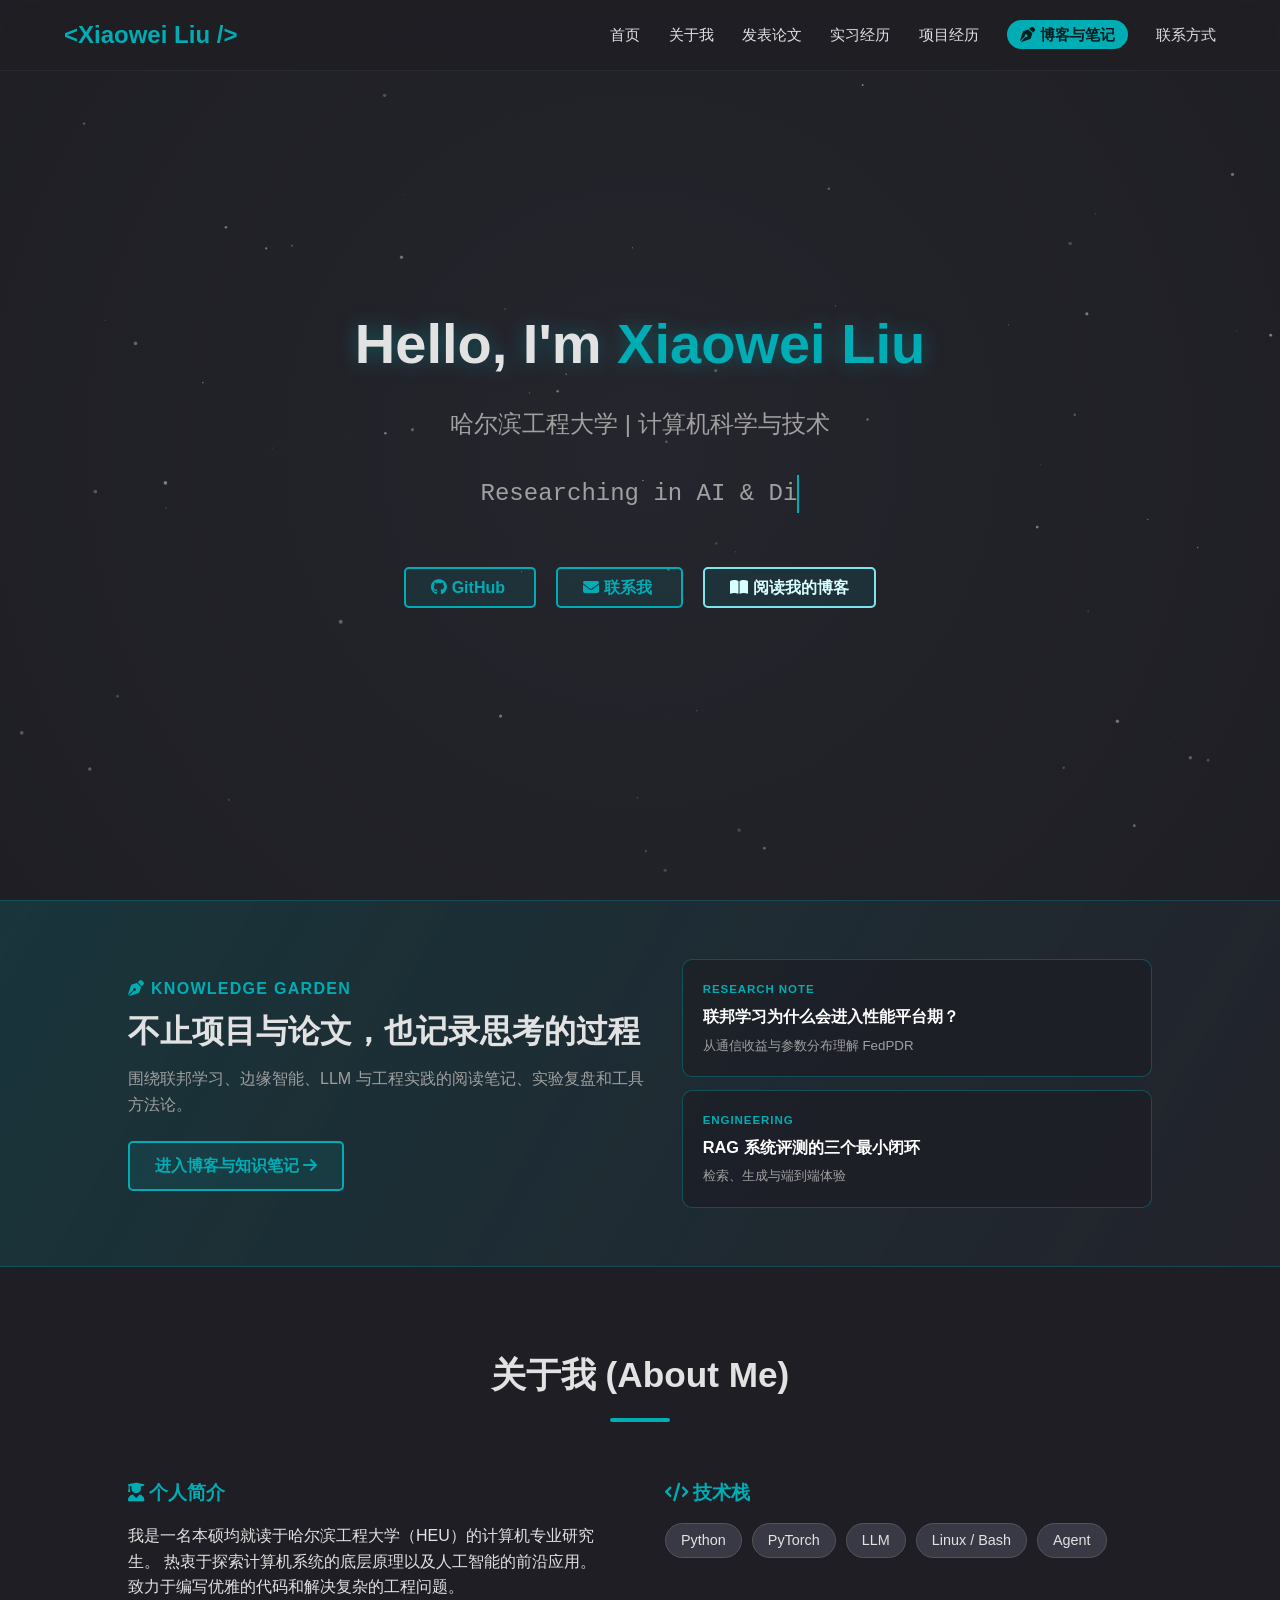
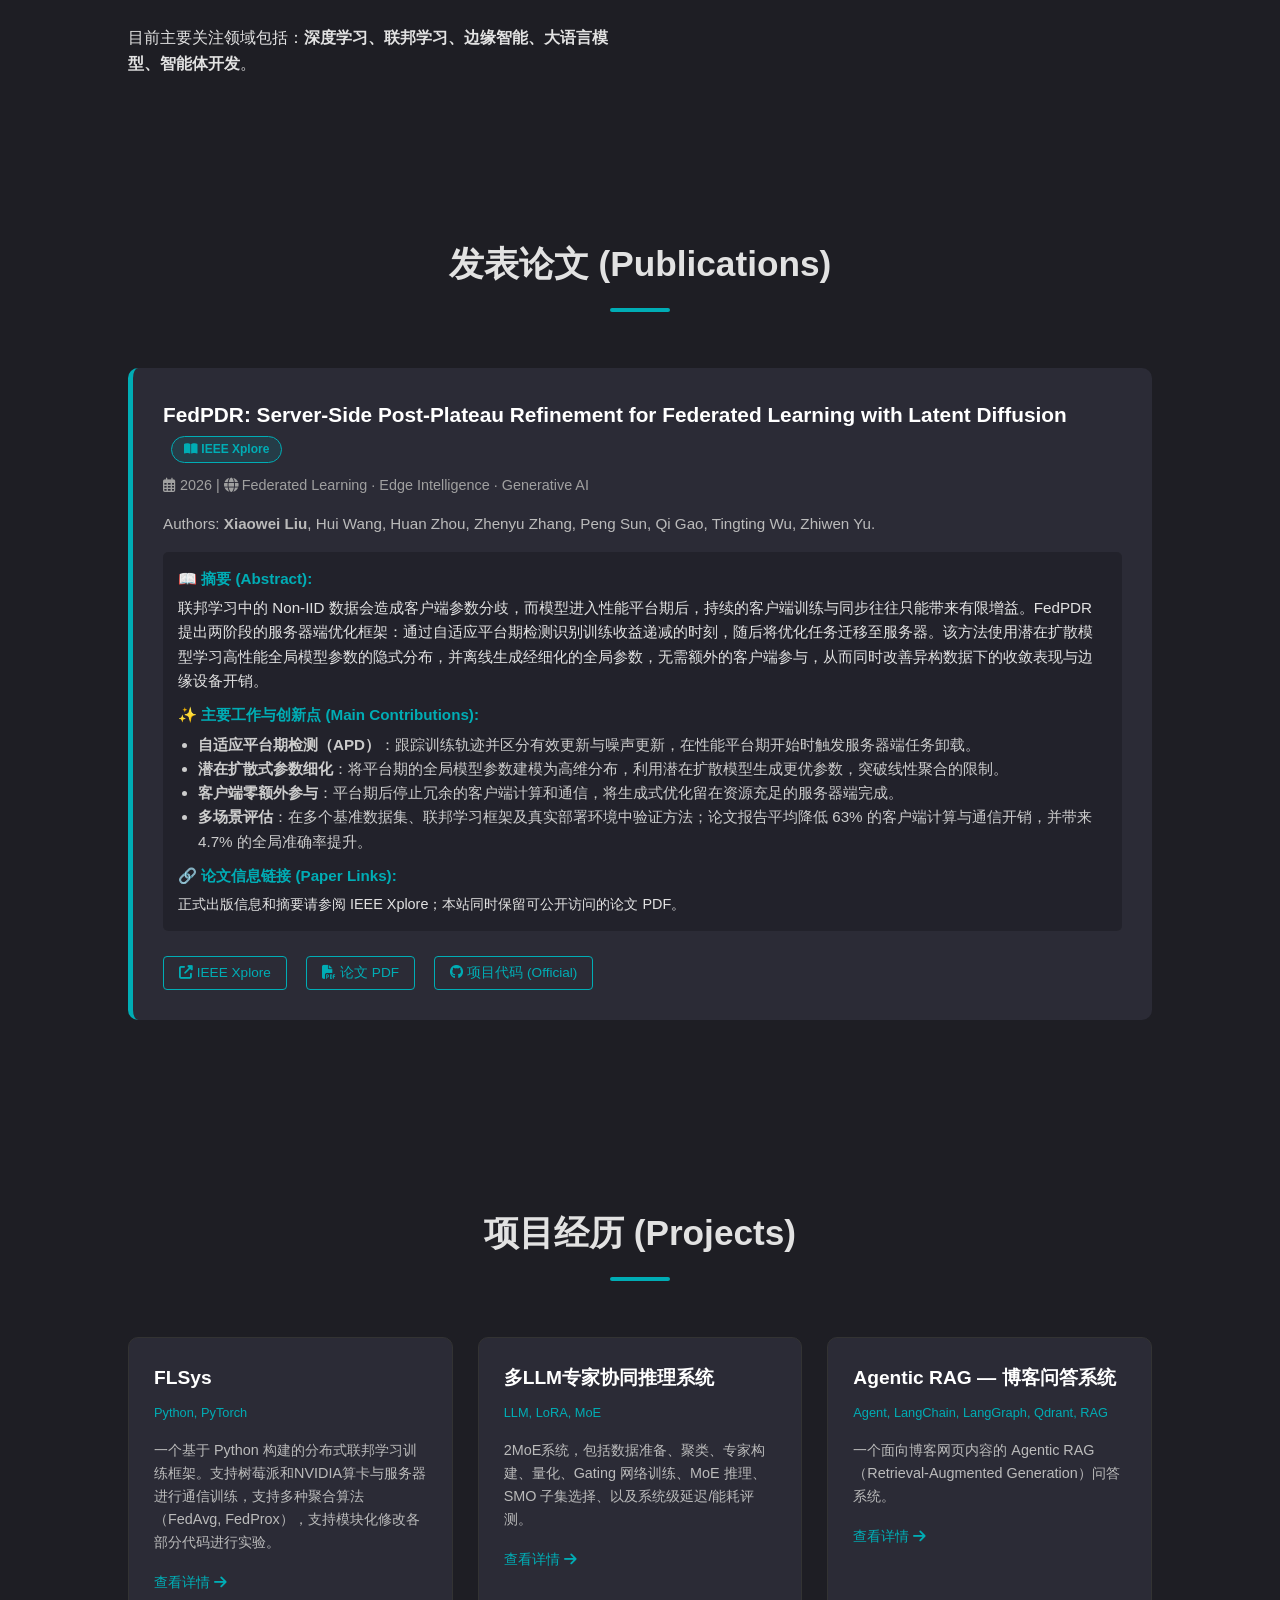
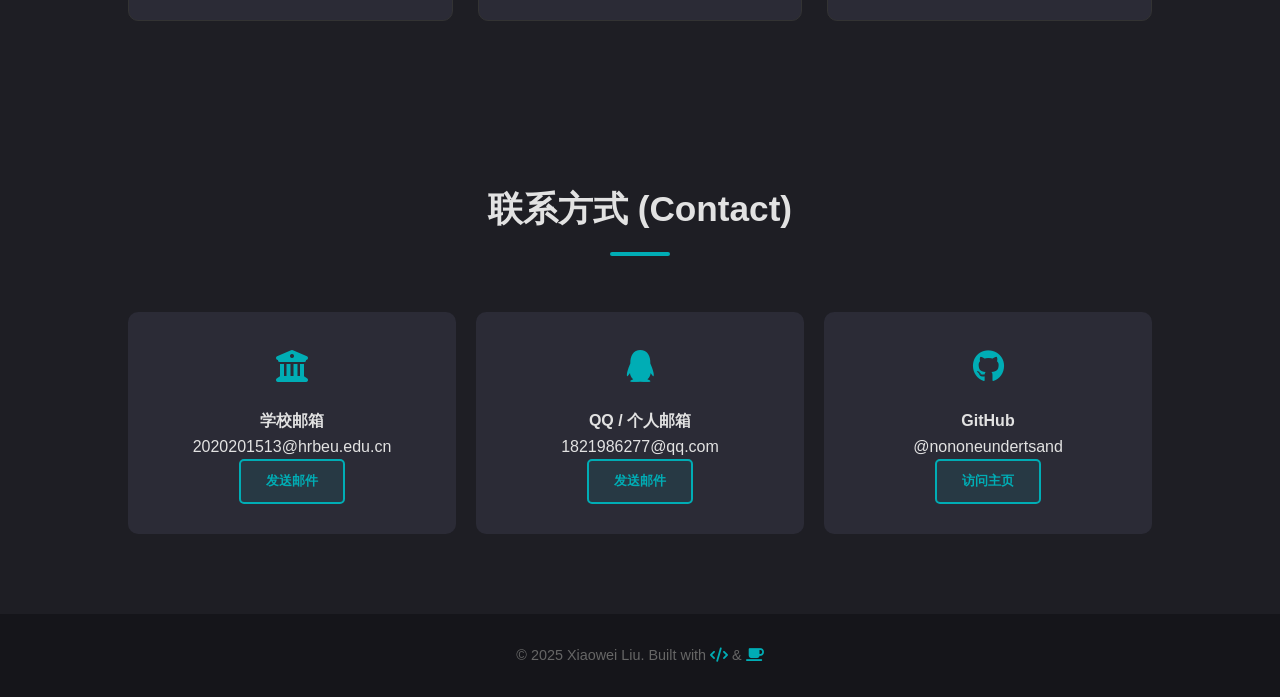
<file: index.html>
﻿<!DOCTYPE html>
<html lang="zh-CN">
<head>
    <meta charset="UTF-8">
    <meta name="viewport" content="width=device-width, initial-scale=1.0">
    <title>Xiaowei Liu | AI Researcher</title>
    <!-- 引入 FontAwesome 图标库 -->
    <link rel="stylesheet" href="https://cdnjs.cloudflare.com/ajax/libs/font-awesome/6.4.0/css/all.min.css">
    <link rel="stylesheet" href="assets/css/styles.css?v=20260909-blog-discovery">
</head>
<body>

    <!-- 背景特效 Canvas -->
    <canvas id="bg-canvas"></canvas>

    <!-- 导航栏 -->
    <nav>
        <div class="logo">&lt;Xiaowei Liu /&gt;</div>
        <div class="nav-links">
            <a href="#home">首页</a>
            <a href="#about">关于我</a>
            <a href="#publications">发表论文</a>
            <a href="#experience">实习经历</a>
            <a href="#projects">项目经历</a>
            <a href="blog/index.html" class="nav-blog-link"><i class="fas fa-pen-nib"></i> 博客与笔记</a>
            <a href="#contact">联系方式</a>
        </div>
    </nav>

    <!-- 首页 Hero -->
    <section id="home" class="hero">
        <h1>Hello, I'm <span class="accent-text">Xiaowei Liu</span></h1>
        <p>哈尔滨工程大学 | 计算机科学与技术</p>
        <p class="typewriter" id="typewriter-text">Researching in AI & Distributed Systems...</p>
        
        <div class="btn-group">
            <a href="https://github.com/nononeundertsand" target="_blank" class="btn">
                <i class="fab fa-github"></i> GitHub
            </a>
            <a href="#contact" class="btn">
                <i class="fas fa-envelope"></i> 联系我
            </a>
            <a href="blog/index.html" class="btn btn-blog">
                <i class="fas fa-book-open"></i> 阅读我的博客
            </a>
        </div>
    </section>

    <!-- 博客入口：紧跟首页首屏，帮助访客快速发现内容 -->
    <section id="blog-preview" class="blog-preview">
        <div class="blog-preview-copy">
            <p class="blog-preview-kicker"><i class="fas fa-pen-nib"></i> Knowledge Garden</p>
            <h2>不止项目与论文，也记录思考的过程</h2>
            <p>围绕联邦学习、边缘智能、LLM 与工程实践的阅读笔记、实验复盘和工具方法论。</p>
            <a href="blog/index.html" class="btn blog-preview-button">进入博客与知识笔记 <i class="fas fa-arrow-right"></i></a>
        </div>
        <div class="blog-preview-posts" aria-label="最新博客主题">
            <a href="blog/posts/federated-learning-plateau.html" class="blog-preview-post">
                <span>RESEARCH NOTE</span>
                <strong>联邦学习为什么会进入性能平台期？</strong>
                <small>从通信收益与参数分布理解 FedPDR</small>
            </a>
            <a href="blog/posts/rag-evaluation.html" class="blog-preview-post">
                <span>ENGINEERING</span>
                <strong>RAG 系统评测的三个最小闭环</strong>
                <small>检索、生成与端到端体验</small>
            </a>
        </div>
    </section>

    <!-- 关于我 -->
    <section id="about">
        <h2 class="section-title">关于我 (About Me)</h2>
        <div class="about-container">
            <div class="info-card">
                <h3><i class="fas fa-user-graduate"></i> 个人简介</h3>
                <p>
                    我是一名本硕均就读于哈尔滨工程大学（HEU）的计算机专业研究生。
                    热衷于探索计算机系统的底层原理以及人工智能的前沿应用。
                    致力于编写优雅的代码和解决复杂的工程问题。
                </p>
                <br>
                <p>目前主要关注领域包括：<b>深度学习、联邦学习、边缘智能、大语言模型、智能体开发</b>。</p>
            </div>
            <div class="info-card">
                <h3><i class="fas fa-code"></i> 技术栈</h3>
                <div class="skills-grid">
                    <span class="skill-tag">Python</span>
                    <span class="skill-tag">PyTorch</span>
                    <span class="skill-tag">LLM</span>
                    <span class="skill-tag">Linux / Bash</span>
                    <span class="skill-tag">Agent</span>
                </div>
            </div>
        </div>
    </section>

    <!-- 发表论文 -->
    <section id="publications">
        <h2 class="section-title">发表论文 (Publications)</h2>
        
        <!-- 论文 1 - FedPDR -->
        <div class="paper-item">
            <div class="paper-title">
                FedPDR: Server-Side Post-Plateau Refinement for Federated Learning with Latent Diffusion
                <span class="conference-badge"><i class="fas fa-book-open"></i> IEEE Xplore</span>
            </div>
            <div class="paper-meta">
                <span><i class="far fa-calendar-alt"></i> 2026</span> | 
                <span><i class="fas fa-globe"></i> Federated Learning · Edge Intelligence · Generative AI</span>
            </div>
            <p class="paper-authors">
                Authors: <b>Xiaowei Liu</b>, Hui Wang, Huan Zhou, Zhenyu Zhang, Peng Sun, Qi Gao, Tingting Wu, Zhiwen Yu.
            </p>
            
            <!-- 摘要与贡献 -->
            <div class="paper-details">
                <span class="detail-label">📖 摘要 (Abstract):</span>
                <p>
                    联邦学习中的 Non-IID 数据会造成客户端参数分歧，而模型进入性能平台期后，持续的客户端训练与同步往往只能带来有限增益。FedPDR 提出两阶段的服务器端优化框架：通过自适应平台期检测识别训练收益递减的时刻，随后将优化任务迁移至服务器。该方法使用潜在扩散模型学习高性能全局模型参数的隐式分布，并离线生成经细化的全局参数，无需额外的客户端参与，从而同时改善异构数据下的收敛表现与边缘设备开销。
                </p>
                <span class="detail-label">✨ 主要工作与创新点 (Main Contributions):</span>
                <ul class="detail-list">
                    <li><strong>自适应平台期检测（APD）</strong>：跟踪训练轨迹并区分有效更新与噪声更新，在性能平台期开始时触发服务器端任务卸载。</li>
                    <li><strong>潜在扩散式参数细化</strong>：将平台期的全局模型参数建模为高维分布，利用潜在扩散模型生成更优参数，突破线性聚合的限制。</li>
                    <li><strong>客户端零额外参与</strong>：平台期后停止冗余的客户端计算和通信，将生成式优化留在资源充足的服务器端完成。</li>
                    <li><strong>多场景评估</strong>：在多个基准数据集、联邦学习框架及真实部署环境中验证方法；论文报告平均降低 63% 的客户端计算与通信开销，并带来 4.7% 的全局准确率提升。</li>
                </ul>
                <span class="detail-label">🔗 论文信息链接 (Paper Links):</span>
                <p class="paper-note">
                    正式出版信息和摘要请参阅 IEEE Xplore；本站同时保留可公开访问的论文 PDF。
                </p>
            </div>

            <div class="paper-links">
                <a href="https://ieeexplore.ieee.org/abstract/document/11661282" target="_blank" rel="noopener noreferrer" id="paper1-ieee-link">
                    <i class="fas fa-external-link-alt"></i> IEEE Xplore
                </a>
                <a href="papers/FedPDR.pdf" target="_blank" rel="noopener noreferrer" id="paper1-pdf-link">
                    <i class="fas fa-file-pdf"></i> 论文 PDF
                </a>
                <a href="https://github.com/nononeundertsand/CFD" target="_blank">
                    <i class="fab fa-github"></i> 项目代码 (Official)
                </a>
                <!-- <a href="https://dl.acm.org/doi/example" target="_blank">
                    <i class="fas fa-quote-right"></i> Cite
                </a> -->
            </div>
        </div>

        <!-- 论文 2 (EdgeAI) 保持原先内容，稍作完善 -->
        <!-- <div class="paper-item">
            <div class="paper-title">EdgeAI: Resource-Efficient Deep Learning on Edge Devices</div>
            <div class="paper-meta">
                <span><i class="far fa-calendar-alt"></i> 2023</span> | 
                <span><i class="fas fa-book"></i> IEEE Internet of Things Journal (IoTJ)</span> |
                <span><i class="fas fa-chart-line"></i> 中科院一区</span>
            </div>
            <p class="paper-authors">
                Authors: Chen Li, <b>Xiaowei Liu</b>, Yuxin Wang
            </p>
            
            <div class="paper-details">
                <span class="detail-label">摘要 (Abstract):</span>
                <p>
                    研究了在计算资源受限的边缘设备上部署深度神经网络的挑战。提出了一种动态剪枝与量化结合的算法。
                </p>
                <span class="detail-label">主要工作 (Main Contributions):</span>
                <ul class="detail-list">
                    <li>开发了自适应比特率量化策略。</li>
                    <li>实现了在 Raspberry Pi 上的实时推理加速，速度提升 2.5 倍。</li>
                </ul>
            </div>

            <div class="paper-links">
                <a href="#" target="_blank"><i class="fas fa-file-pdf"></i> PDF (preprint)</a>
                <a href="#" target="_blank"><i class="fas fa-external-link-alt"></i> Publisher</a>
            </div>
        </div> -->

    </section>

    <!-- 实习经历 -->
    
    <!-- <section id="experience">
        <h2 class="section-title">实习经历 (Experience)</h2>
        <div class="timeline">
            
            
            <div class="timeline-item">
                <div class="timeline-content">
                    <span class="time-badge">2023.06 - 2023.09</span>
                    <h3 class="role-title">算法实习生 (Algorithm Intern)</h3>
                    <div class="company-name">某知名互联网大厂 | 北京</div>
                    <p class="job-desc">
                        负责推荐系统重排阶段的模型优化。
                        <br>- 参与了基于 Transformer 的序列推荐模型开发。
                        <br>- 优化了特征工程流程，使模型 AUC 提升 0.5%。
                        <br>- 编写了自动化评估脚本，提升了团队实验效率。
                    </p>
                </div>
            </div>

            
            <div class="timeline-item">
                <div class="timeline-content">
                    <span class="time-badge">2022.07 - 2022.09</span>
                    <h3 class="role-title">后端开发实习生</h3>
                    <div class="company-name">某初创科技公司 | 上海</div>
                    <p class="job-desc">
                        参与公司核心 SaaS 平台的后端微服务开发。
                        <br>- 使用 Python/Django 构建 RESTful API。
                        <br>- 协助数据库迁移与 Redis 缓存策略设计。
                    </p>
                </div>
            </div>

        </div>
    </section>   -->
    

    <!-- 项目经历 -->
    <section id="projects">
        <h2 class="section-title">项目经历 (Projects)</h2>
        <div class="project-grid">
            
            <div class="project-card">
                <div class="project-content">
                    <h3 class="project-title">FLSys</h3>
                    <div class="tech-stack">Python, PyTorch</div>
                    <p class="project-desc">
                        一个基于 Python 构建的分布式联邦学习训练框架。支持树莓派和NVIDIA算卡与服务器进行通信训练，支持多种聚合算法（FedAvg, FedProx），支持模块化修改各部分代码进行实验。
                    </p>
                    <a href="https://github.com/nononeundertsand/FLsys" class="text-link">查看详情 <i class="fas fa-arrow-right"></i></a>
                </div>
            </div>

            <div class="project-card">
                <div class="project-content">
                    <h3 class="project-title">多LLM专家协同推理系统</h3>
                    <div class="tech-stack">LLM, LoRA, MoE</div>
                    <p class="project-desc">
                        2MoE系统，包括数据准备、聚类、专家构建、量化、Gating 网络训练、MoE 推理、SMO 子集选择、以及系统级延迟/能耗评测。
                    </p>
                    <a href="https://github.com/nononeundertsand/2MOE" class="text-link">查看详情 <i class="fas fa-arrow-right"></i></a>
                </div>
            </div>

            <div class="project-card">
                <div class="project-content">
                    <h3 class="project-title">Agentic RAG — 博客问答系统</h3>
                    <div class="tech-stack">Agent, LangChain, LangGraph, Qdrant, RAG</div>
                    <p class="project-desc">
                        一个面向博客网页内容的 Agentic RAG（Retrieval-Augmented Generation）问答系统。
                    </p>
                    <a href="https://github.com/nononeundertsand/Agent_RAG" class="text-link">查看详情 <i class="fas fa-arrow-right"></i></a>
                </div>
            </div>

        </div>
    </section>

    <!-- 联系方式 -->
    <section id="contact">
        <h2 class="section-title">联系方式 (Contact)</h2>
        <div class="contact-grid">
            <div class="contact-card">
                <div class="contact-icon"><i class="fas fa-university"></i></div>
                <h4>学校邮箱</h4>
                <p>2020201513@hrbeu.edu.cn</p>
                <a href="mailto:2020201513@hrbeu.edu.cn" class="btn contact-button">发送邮件</a>
            </div>
            <div class="contact-card">
                <div class="contact-icon"><i class="fab fa-qq"></i></div>
                <h4>QQ / 个人邮箱</h4>
                <p>1821986277@qq.com</p>
                <a href="mailto:1821986277@qq.com" class="btn contact-button">发送邮件</a>
            </div>
            <div class="contact-card">
                <div class="contact-icon"><i class="fab fa-github"></i></div>
                <h4>GitHub</h4>
                <p>@nononeundertsand</p>
                <a href="https://github.com/nononeundertsand" target="_blank" class="btn contact-button">访问主页</a>
            </div>
        </div>
    </section>

    <footer>
        <p>&copy; 2025 Xiaowei Liu. Built with <i class="fas fa-code accent-text"></i> & <i class="fas fa-coffee accent-text"></i></p>
    </footer>

    <!-- 脚本区域: 打字机 + Canvas 粒子连线特效，以及PDF链接确保可跳转 -->
    <script src="assets/js/main.js" defer></script>
</body>
</html>
</file>
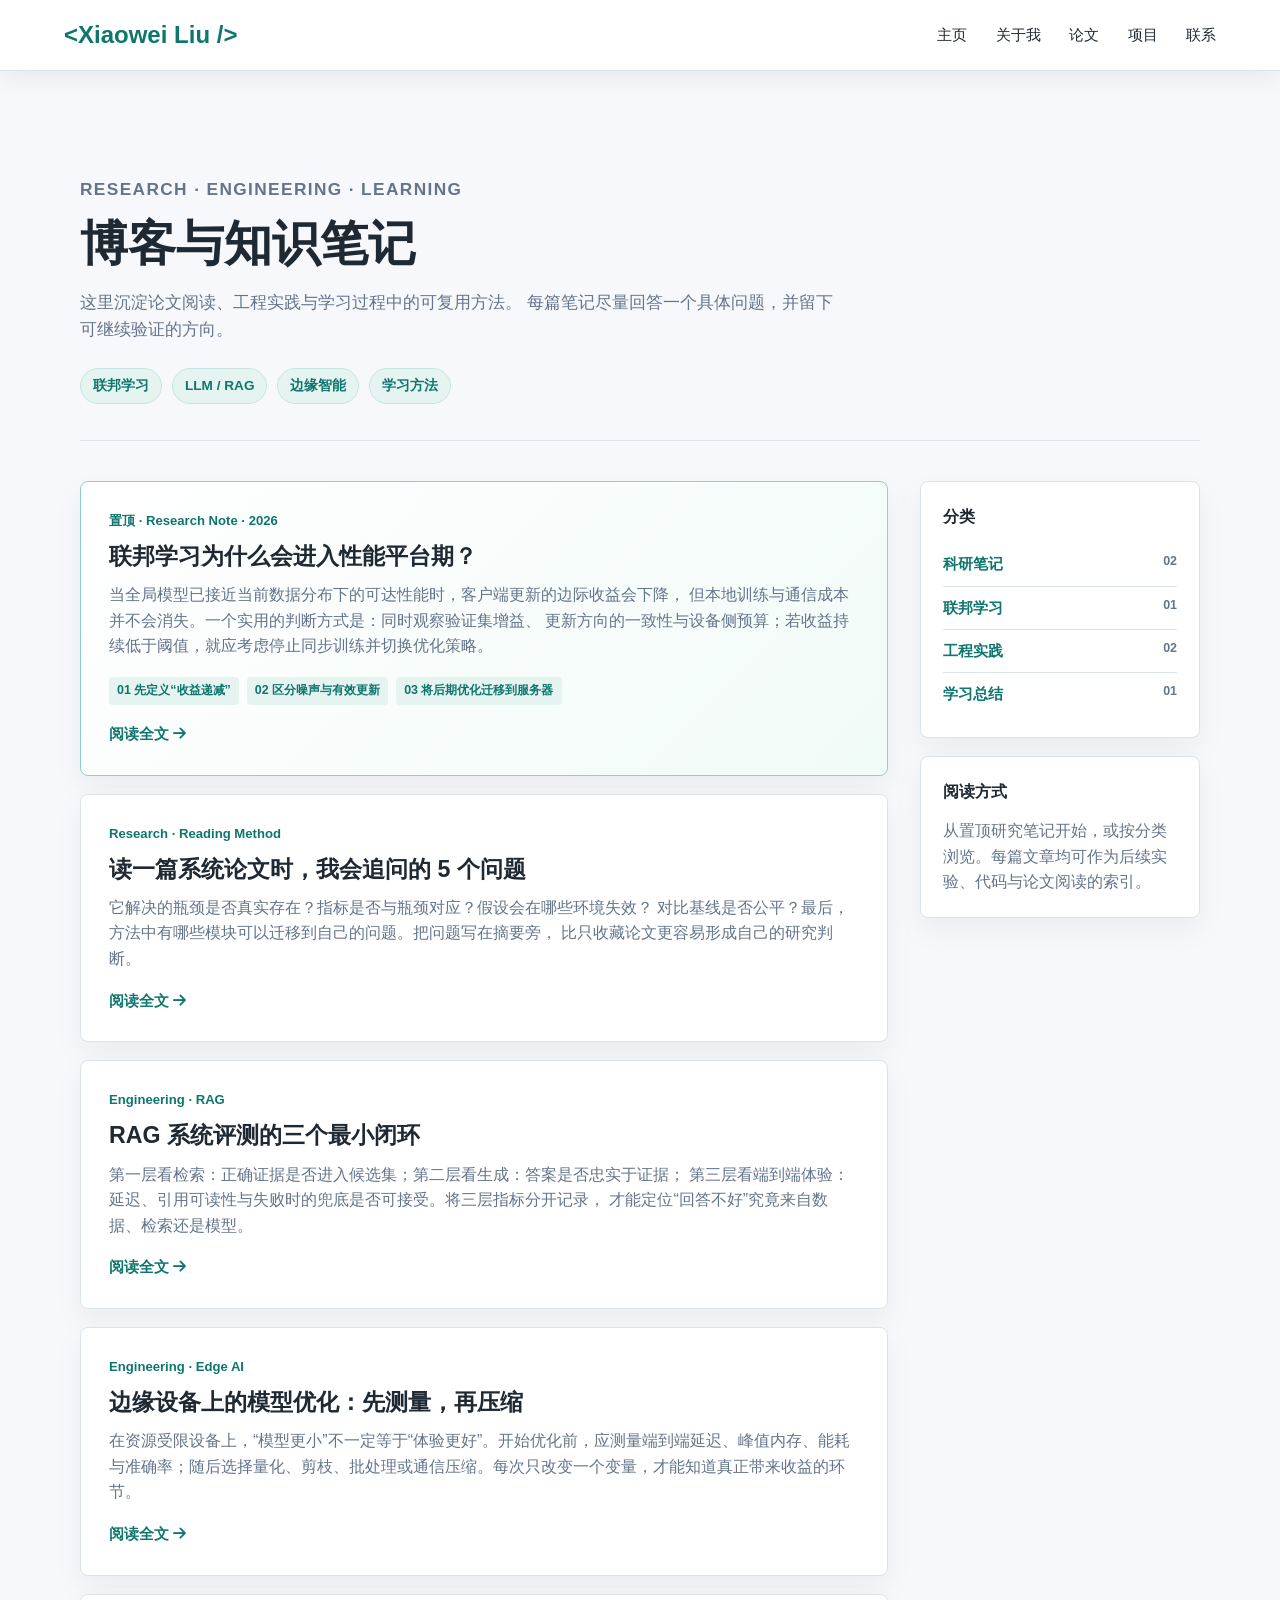
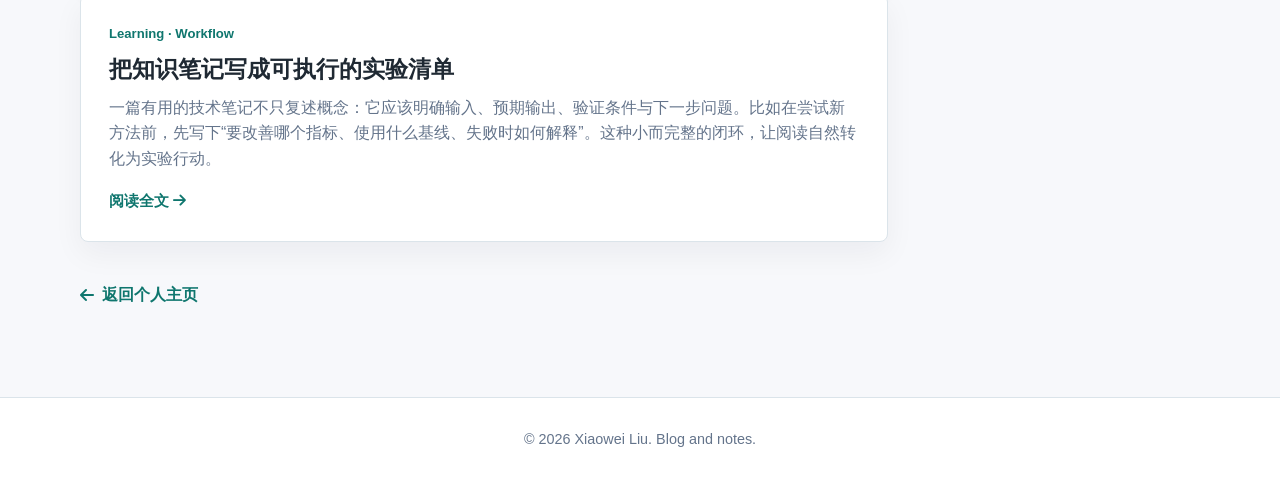
<file: blog/index.html>
﻿<!DOCTYPE html>
<html lang="zh-CN">
<head>
    <meta charset="UTF-8">
    <meta name="viewport" content="width=device-width, initial-scale=1.0">
    <title>Blog | Xiaowei Liu</title>
    <link rel="stylesheet" href="https://cdnjs.cloudflare.com/ajax/libs/font-awesome/6.4.0/css/all.min.css">
    <link rel="stylesheet" href="../assets/css/styles.css?v=20260909-blog-discovery">
</head>
<body class="blog-page">

    <nav>
        <div class="logo">&lt;Xiaowei Liu /&gt;</div>
        <div class="nav-links">
            <a href="../index.html?v=20260510-blog-light#home">主页</a>
            <a href="../index.html?v=20260510-blog-light#about">关于我</a>
            <a href="../index.html?v=20260510-blog-light#publications">论文</a>
            <a href="../index.html?v=20260510-blog-light#projects">项目</a>
            <a href="../index.html?v=20260510-blog-light#contact">联系</a>
        </div>
    </nav>

    <main class="blog-shell">
        <section class="blog-header">
            <p class="blog-kicker">Research · Engineering · Learning</p>
            <h1>博客与知识笔记</h1>
            <p>
                这里沉淀论文阅读、工程实践与学习过程中的可复用方法。
                每篇笔记尽量回答一个具体问题，并留下可继续验证的方向。
            </p>
            <div class="blog-topic-pills" aria-label="博客主题">
                <a href="posts/federated-learning-plateau.html">联邦学习</a>
                <a href="posts/rag-evaluation.html">LLM / RAG</a>
                <a href="posts/edge-ai-optimization.html">边缘智能</a>
                <a href="posts/experiment-notes.html">学习方法</a>
            </div>
        </section>

        <section class="blog-layout">
            <div class="post-list" aria-label="文章列表">
                <article class="post-card featured-post" data-href="posts/federated-learning-plateau.html" tabindex="0" role="link">
                    <div class="post-meta">置顶 · Research Note · 2026</div>
                    <h2>联邦学习为什么会进入性能平台期？</h2>
                    <p>
                        当全局模型已接近当前数据分布下的可达性能时，客户端更新的边际收益会下降，
                        但本地训练与通信成本并不会消失。一个实用的判断方式是：同时观察验证集增益、
                        更新方向的一致性与设备侧预算；若收益持续低于阈值，就应考虑停止同步训练并切换优化策略。
                    </p>
                    <div class="post-takeaways">
                        <span>01 先定义“收益递减”</span>
                        <span>02 区分噪声与有效更新</span>
                        <span>03 将后期优化迁移到服务器</span>
                    </div>
                    <a href="posts/federated-learning-plateau.html" class="post-link">阅读全文 <i class="fas fa-arrow-right"></i></a>
                </article>

                <article class="post-card" data-href="posts/paper-reading-framework.html" tabindex="0" role="link">
                    <div class="post-meta">Research · Reading Method</div>
                    <h2>读一篇系统论文时，我会追问的 5 个问题</h2>
                    <p>
                        它解决的瓶颈是否真实存在？指标是否与瓶颈对应？假设会在哪些环境失效？
                        对比基线是否公平？最后，方法中有哪些模块可以迁移到自己的问题。把问题写在摘要旁，
                        比只收藏论文更容易形成自己的研究判断。
                    </p>
                    <a href="posts/paper-reading-framework.html" class="post-link">阅读全文 <i class="fas fa-arrow-right"></i></a>
                </article>

                <article class="post-card" data-href="posts/rag-evaluation.html" tabindex="0" role="link">
                    <div class="post-meta">Engineering · RAG</div>
                    <h2>RAG 系统评测的三个最小闭环</h2>
                    <p>
                        第一层看检索：正确证据是否进入候选集；第二层看生成：答案是否忠实于证据；
                        第三层看端到端体验：延迟、引用可读性与失败时的兜底是否可接受。将三层指标分开记录，
                        才能定位“回答不好”究竟来自数据、检索还是模型。
                    </p>
                    <a href="posts/rag-evaluation.html" class="post-link">阅读全文 <i class="fas fa-arrow-right"></i></a>
                </article>

                <article class="post-card" data-href="posts/edge-ai-optimization.html" tabindex="0" role="link">
                    <div class="post-meta">Engineering · Edge AI</div>
                    <h2>边缘设备上的模型优化：先测量，再压缩</h2>
                    <p>在资源受限设备上，“模型更小”不一定等于“体验更好”。开始优化前，应测量端到端延迟、峰值内存、能耗与准确率；随后选择量化、剪枝、批处理或通信压缩。每次只改变一个变量，才能知道真正带来收益的环节。</p>
                    <a href="posts/edge-ai-optimization.html" class="post-link">阅读全文 <i class="fas fa-arrow-right"></i></a>
                </article>

                <article class="post-card" data-href="posts/experiment-notes.html" tabindex="0" role="link">
                    <div class="post-meta">Learning · Workflow</div>
                    <h2>把知识笔记写成可执行的实验清单</h2>
                    <p>一篇有用的技术笔记不只复述概念：它应该明确输入、预期输出、验证条件与下一步问题。比如在尝试新方法前，先写下“要改善哪个指标、使用什么基线、失败时如何解释”。这种小而完整的闭环，让阅读自然转化为实验行动。</p>
                    <a href="posts/experiment-notes.html" class="post-link">阅读全文 <i class="fas fa-arrow-right"></i></a>
                </article>
            </div>

            <aside class="blog-sidebar" aria-label="博客分类">
                <div class="sidebar-block">
                    <h2>分类</h2>
                    <a href="posts/paper-reading-framework.html">科研笔记 <span>02</span></a>
                    <a href="posts/federated-learning-plateau.html">联邦学习 <span>01</span></a>
                    <a href="posts/rag-evaluation.html">工程实践 <span>02</span></a>
                    <a href="posts/experiment-notes.html">学习总结 <span>01</span></a>
                </div>

                <div class="sidebar-block">
                    <h2>阅读方式</h2>
                    <p>
                        从置顶研究笔记开始，或按分类浏览。每篇文章均可作为后续实验、代码与论文阅读的索引。
                    </p>
                </div>
            </aside>
        </section>

        <section class="blog-back">
            <a href="../index.html?v=20260510-blog-light#home" class="back-home">
                <i class="fas fa-arrow-left"></i> 返回个人主页
            </a>
        </section>
    </main>

    <footer class="blog-footer">
        <p>&copy; 2026 Xiaowei Liu. Blog and notes.</p>
    </footer>
    <script>
        document.querySelectorAll('.post-card[data-href]').forEach((card) => {
            const openPost = () => { window.location.href = card.dataset.href; };
            card.addEventListener('click', (event) => {
                if (!event.target.closest('a')) openPost();
            });
            card.addEventListener('keydown', (event) => {
                if (event.key === 'Enter' || event.key === ' ') {
                    event.preventDefault();
                    openPost();
                }
            });
        });
    </script>
</body>
</html>
</file>
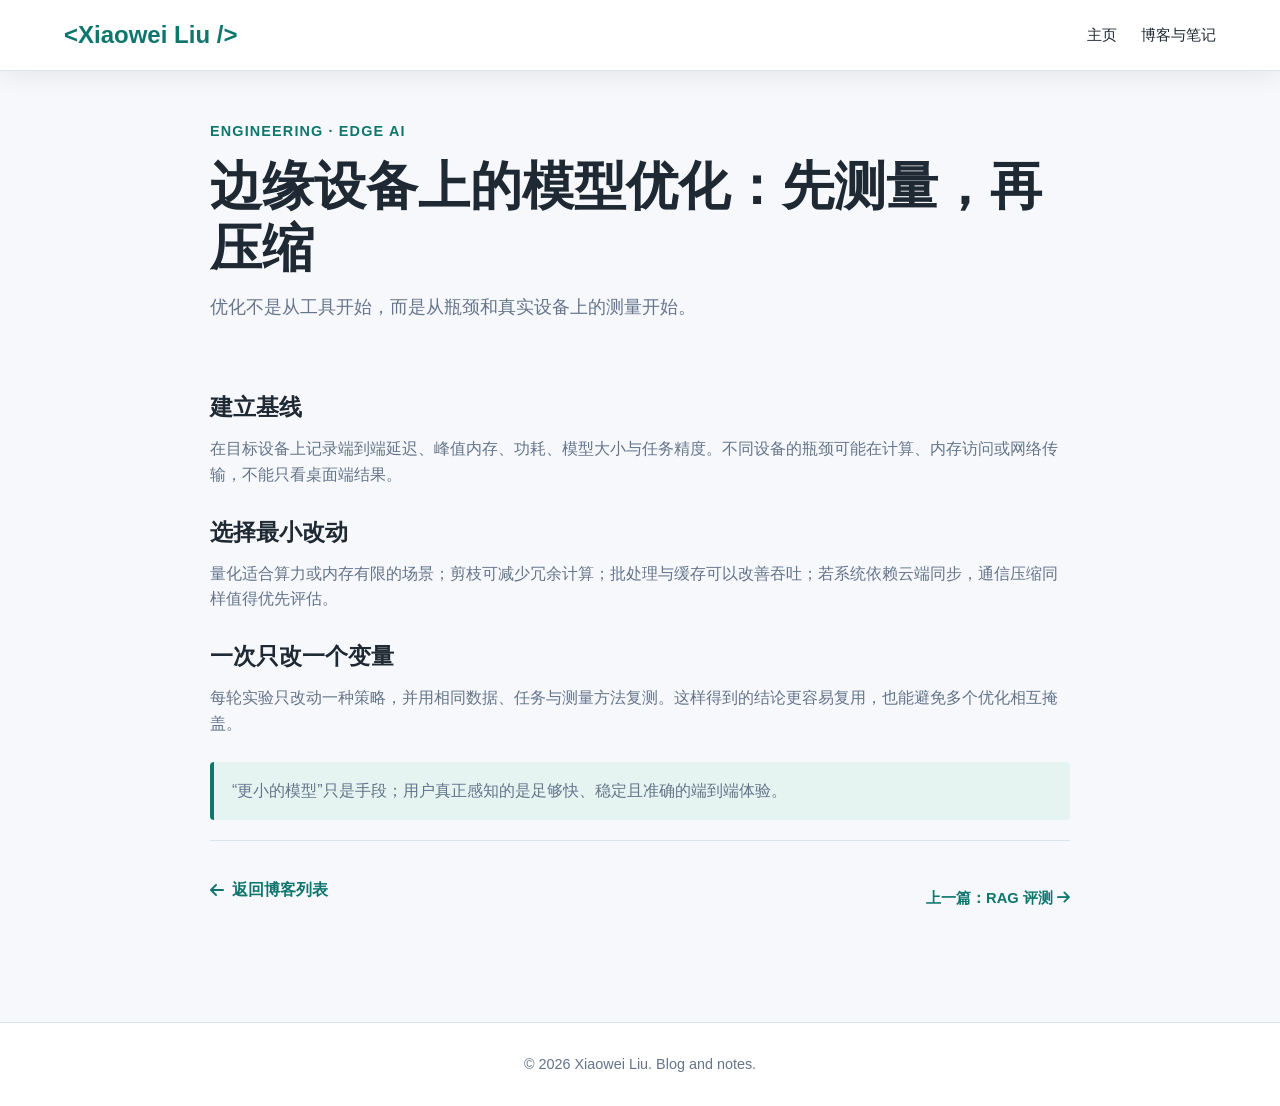
<file: blog/posts/edge-ai-optimization.html>
<!DOCTYPE html>
<html lang="zh-CN"><head><meta charset="UTF-8"><meta name="viewport" content="width=device-width, initial-scale=1.0"><title>边缘设备上的模型优化 | Xiaowei Liu</title><link rel="stylesheet" href="https://cdnjs.cloudflare.com/ajax/libs/font-awesome/6.4.0/css/all.min.css"><link rel="stylesheet" href="../../assets/css/styles.css?v=20260909-blog-posts"></head>
<body class="blog-page"><nav><div class="logo">&lt;Xiaowei Liu /&gt;</div><div class="nav-links"><a href="../../index.html">主页</a><a href="../index.html">博客与笔记</a></div></nav><main class="blog-shell article-shell"><header class="article-header"><p class="blog-kicker">Engineering · Edge AI</p><h1>边缘设备上的模型优化：先测量，再压缩</h1><p class="article-lead">优化不是从工具开始，而是从瓶颈和真实设备上的测量开始。</p></header>
<article class="article-content"><section><h2>建立基线</h2><p>在目标设备上记录端到端延迟、峰值内存、功耗、模型大小与任务精度。不同设备的瓶颈可能在计算、内存访问或网络传输，不能只看桌面端结果。</p></section><section><h2>选择最小改动</h2><p>量化适合算力或内存有限的场景；剪枝可减少冗余计算；批处理与缓存可以改善吞吐；若系统依赖云端同步，通信压缩同样值得优先评估。</p></section><section><h2>一次只改一个变量</h2><p>每轮实验只改动一种策略，并用相同数据、任务与测量方法复测。这样得到的结论更容易复用，也能避免多个优化相互掩盖。</p></section><p class="article-callout">“更小的模型”只是手段；用户真正感知的是足够快、稳定且准确的端到端体验。</p></article><div class="article-links"><a class="back-home" href="../index.html"><i class="fas fa-arrow-left"></i> 返回博客列表</a><a class="post-link" href="rag-evaluation.html">上一篇：RAG 评测 <i class="fas fa-arrow-right"></i></a></div></main><footer class="blog-footer"><p>&copy; 2026 Xiaowei Liu. Blog and notes.</p></footer></body></html>
</file>
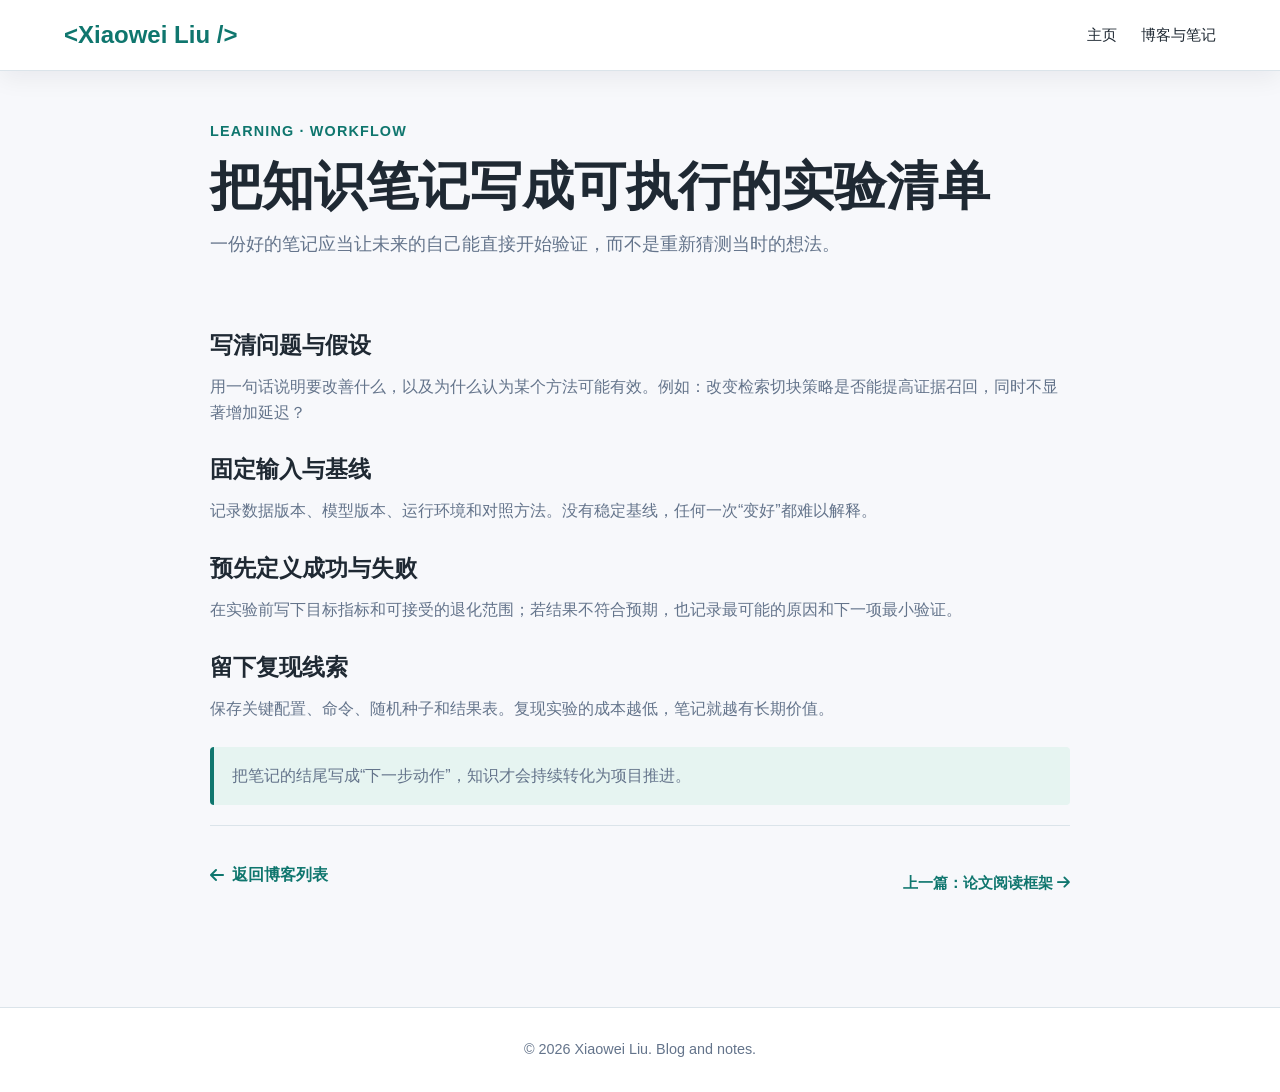
<file: blog/posts/experiment-notes.html>
<!DOCTYPE html>
<html lang="zh-CN"><head><meta charset="UTF-8"><meta name="viewport" content="width=device-width, initial-scale=1.0"><title>把知识笔记写成实验清单 | Xiaowei Liu</title><link rel="stylesheet" href="https://cdnjs.cloudflare.com/ajax/libs/font-awesome/6.4.0/css/all.min.css"><link rel="stylesheet" href="../../assets/css/styles.css?v=20260909-blog-posts"></head>
<body class="blog-page"><nav><div class="logo">&lt;Xiaowei Liu /&gt;</div><div class="nav-links"><a href="../../index.html">主页</a><a href="../index.html">博客与笔记</a></div></nav><main class="blog-shell article-shell"><header class="article-header"><p class="blog-kicker">Learning · Workflow</p><h1>把知识笔记写成可执行的实验清单</h1><p class="article-lead">一份好的笔记应当让未来的自己能直接开始验证，而不是重新猜测当时的想法。</p></header>
<article class="article-content"><section><h2>写清问题与假设</h2><p>用一句话说明要改善什么，以及为什么认为某个方法可能有效。例如：改变检索切块策略是否能提高证据召回，同时不显著增加延迟？</p></section><section><h2>固定输入与基线</h2><p>记录数据版本、模型版本、运行环境和对照方法。没有稳定基线，任何一次“变好”都难以解释。</p></section><section><h2>预先定义成功与失败</h2><p>在实验前写下目标指标和可接受的退化范围；若结果不符合预期，也记录最可能的原因和下一项最小验证。</p></section><section><h2>留下复现线索</h2><p>保存关键配置、命令、随机种子和结果表。复现实验的成本越低，笔记就越有长期价值。</p></section><p class="article-callout">把笔记的结尾写成“下一步动作”，知识才会持续转化为项目推进。</p></article><div class="article-links"><a class="back-home" href="../index.html"><i class="fas fa-arrow-left"></i> 返回博客列表</a><a class="post-link" href="paper-reading-framework.html">上一篇：论文阅读框架 <i class="fas fa-arrow-right"></i></a></div></main><footer class="blog-footer"><p>&copy; 2026 Xiaowei Liu. Blog and notes.</p></footer></body></html>
</file>
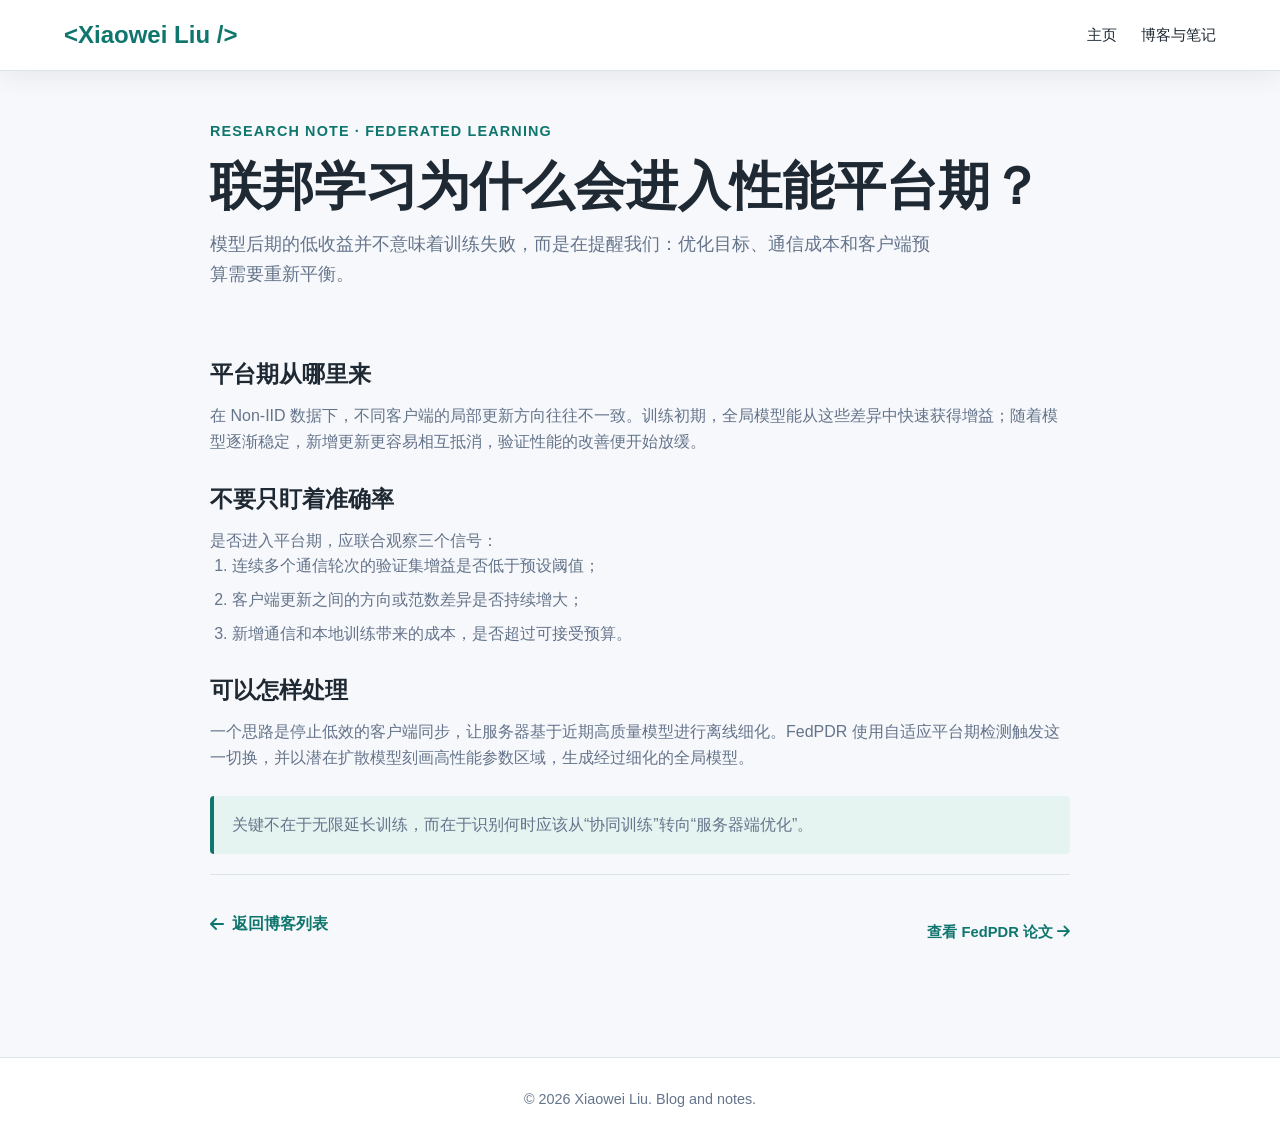
<file: blog/posts/federated-learning-plateau.html>
<!DOCTYPE html>
<html lang="zh-CN">
<head><meta charset="UTF-8"><meta name="viewport" content="width=device-width, initial-scale=1.0"><title>联邦学习为什么会进入性能平台期？ | Xiaowei Liu</title><link rel="stylesheet" href="https://cdnjs.cloudflare.com/ajax/libs/font-awesome/6.4.0/css/all.min.css"><link rel="stylesheet" href="../../assets/css/styles.css?v=20260909-blog-posts"></head>
<body class="blog-page"><nav><div class="logo">&lt;Xiaowei Liu /&gt;</div><div class="nav-links"><a href="../../index.html">主页</a><a href="../index.html">博客与笔记</a></div></nav>
<main class="blog-shell article-shell"><header class="article-header"><p class="blog-kicker">Research Note · Federated Learning</p><h1>联邦学习为什么会进入性能平台期？</h1><p class="article-lead">模型后期的低收益并不意味着训练失败，而是在提醒我们：优化目标、通信成本和客户端预算需要重新平衡。</p></header>
<article class="article-content"><section><h2>平台期从哪里来</h2><p>在 Non-IID 数据下，不同客户端的局部更新方向往往不一致。训练初期，全局模型能从这些差异中快速获得增益；随着模型逐渐稳定，新增更新更容易相互抵消，验证性能的改善便开始放缓。</p></section><section><h2>不要只盯着准确率</h2><p>是否进入平台期，应联合观察三个信号：</p><ol><li>连续多个通信轮次的验证集增益是否低于预设阈值；</li><li>客户端更新之间的方向或范数差异是否持续增大；</li><li>新增通信和本地训练带来的成本，是否超过可接受预算。</li></ol></section><section><h2>可以怎样处理</h2><p>一个思路是停止低效的客户端同步，让服务器基于近期高质量模型进行离线细化。FedPDR 使用自适应平台期检测触发这一切换，并以潜在扩散模型刻画高性能参数区域，生成经过细化的全局模型。</p></section><p class="article-callout">关键不在于无限延长训练，而在于识别何时应该从“协同训练”转向“服务器端优化”。</p></article>
<div class="article-links"><a class="back-home" href="../index.html"><i class="fas fa-arrow-left"></i> 返回博客列表</a><a class="post-link" href="../../index.html#publications">查看 FedPDR 论文 <i class="fas fa-arrow-right"></i></a></div></main><footer class="blog-footer"><p>&copy; 2026 Xiaowei Liu. Blog and notes.</p></footer></body></html>
</file>
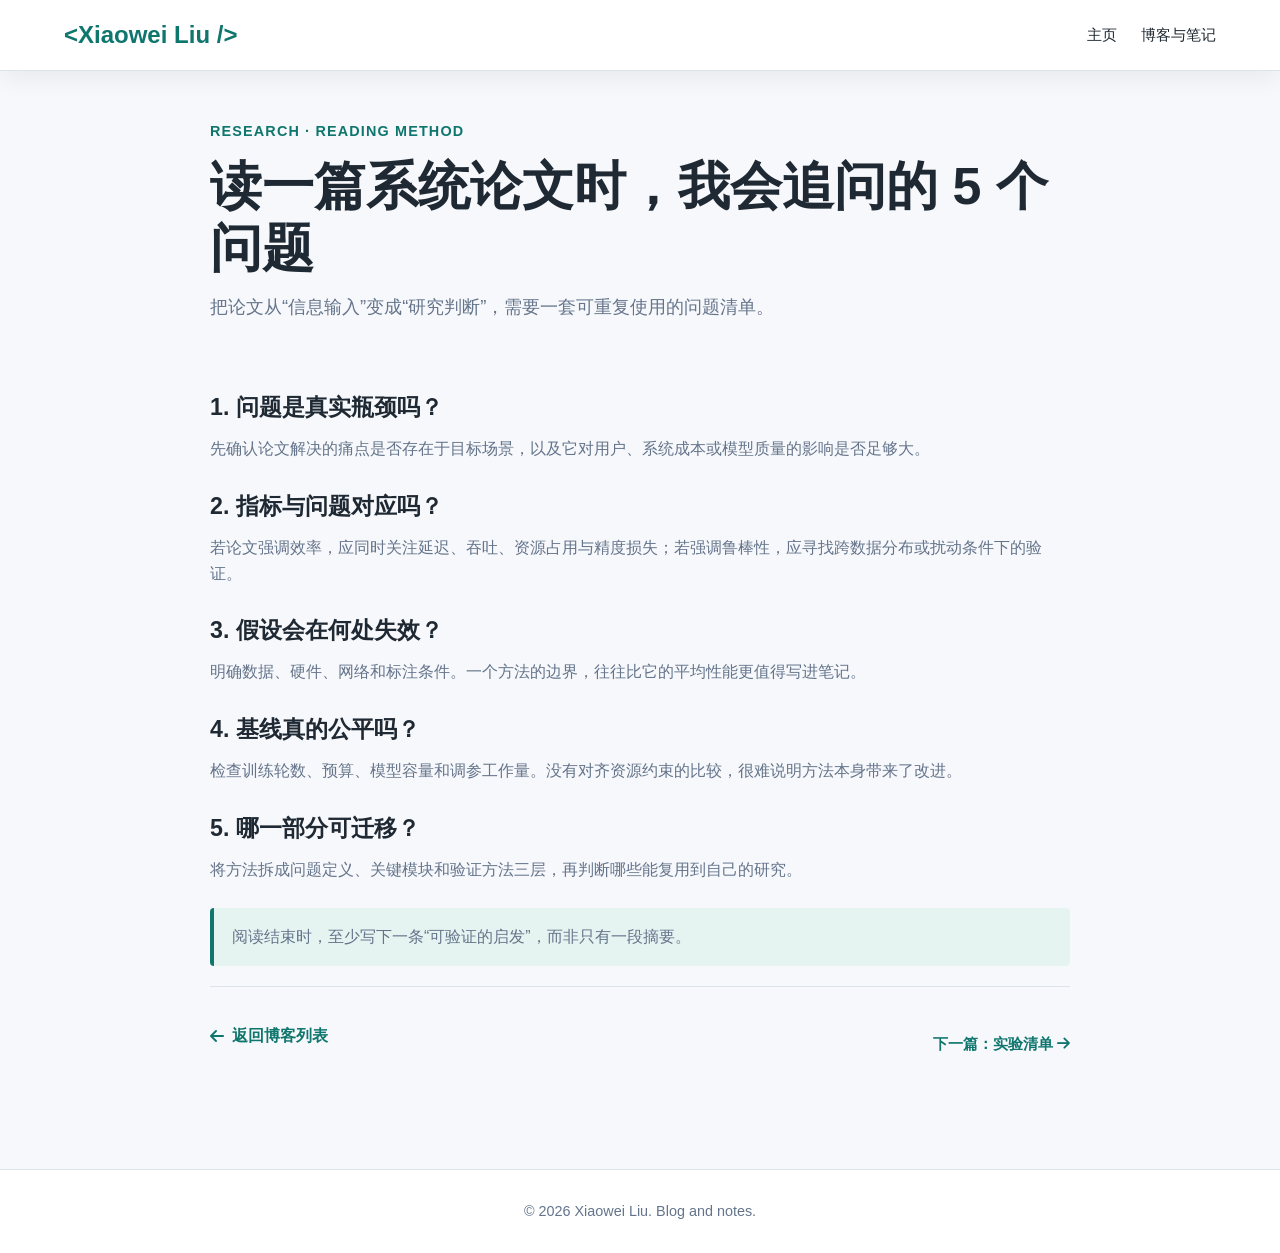
<file: blog/posts/paper-reading-framework.html>
<!DOCTYPE html>
<html lang="zh-CN"><head><meta charset="UTF-8"><meta name="viewport" content="width=device-width, initial-scale=1.0"><title>系统论文阅读框架 | Xiaowei Liu</title><link rel="stylesheet" href="https://cdnjs.cloudflare.com/ajax/libs/font-awesome/6.4.0/css/all.min.css"><link rel="stylesheet" href="../../assets/css/styles.css?v=20260909-blog-posts"></head>
<body class="blog-page"><nav><div class="logo">&lt;Xiaowei Liu /&gt;</div><div class="nav-links"><a href="../../index.html">主页</a><a href="../index.html">博客与笔记</a></div></nav><main class="blog-shell article-shell"><header class="article-header"><p class="blog-kicker">Research · Reading Method</p><h1>读一篇系统论文时，我会追问的 5 个问题</h1><p class="article-lead">把论文从“信息输入”变成“研究判断”，需要一套可重复使用的问题清单。</p></header>
<article class="article-content"><section><h2>1. 问题是真实瓶颈吗？</h2><p>先确认论文解决的痛点是否存在于目标场景，以及它对用户、系统成本或模型质量的影响是否足够大。</p></section><section><h2>2. 指标与问题对应吗？</h2><p>若论文强调效率，应同时关注延迟、吞吐、资源占用与精度损失；若强调鲁棒性，应寻找跨数据分布或扰动条件下的验证。</p></section><section><h2>3. 假设会在何处失效？</h2><p>明确数据、硬件、网络和标注条件。一个方法的边界，往往比它的平均性能更值得写进笔记。</p></section><section><h2>4. 基线真的公平吗？</h2><p>检查训练轮数、预算、模型容量和调参工作量。没有对齐资源约束的比较，很难说明方法本身带来了改进。</p></section><section><h2>5. 哪一部分可迁移？</h2><p>将方法拆成问题定义、关键模块和验证方法三层，再判断哪些能复用到自己的研究。</p></section><p class="article-callout">阅读结束时，至少写下一条“可验证的启发”，而非只有一段摘要。</p></article><div class="article-links"><a class="back-home" href="../index.html"><i class="fas fa-arrow-left"></i> 返回博客列表</a><a class="post-link" href="experiment-notes.html">下一篇：实验清单 <i class="fas fa-arrow-right"></i></a></div></main><footer class="blog-footer"><p>&copy; 2026 Xiaowei Liu. Blog and notes.</p></footer></body></html>
</file>
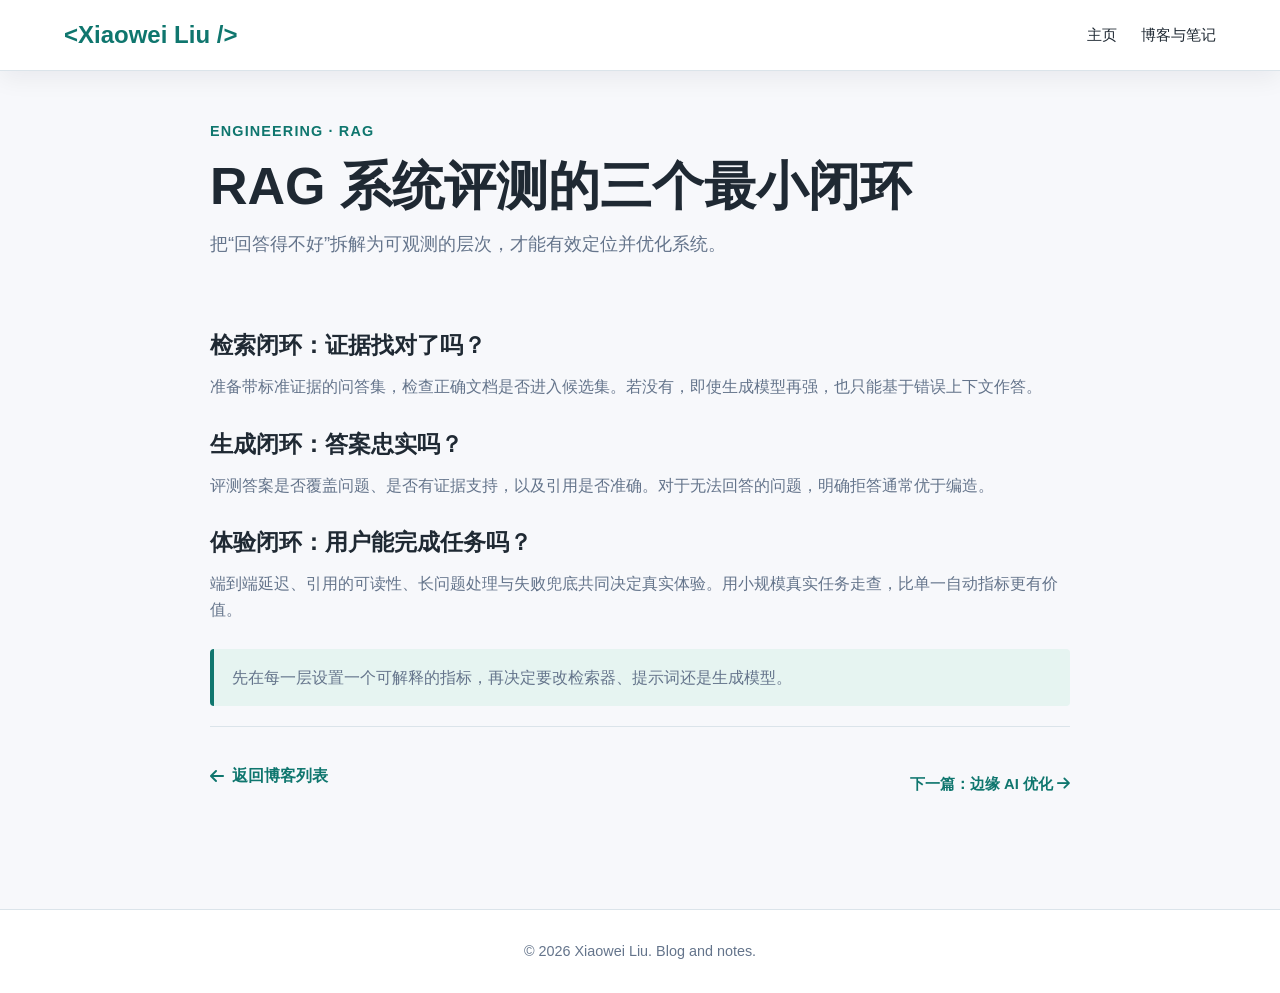
<file: blog/posts/rag-evaluation.html>
<!DOCTYPE html>
<html lang="zh-CN"><head><meta charset="UTF-8"><meta name="viewport" content="width=device-width, initial-scale=1.0"><title>RAG 系统评测的三个最小闭环 | Xiaowei Liu</title><link rel="stylesheet" href="https://cdnjs.cloudflare.com/ajax/libs/font-awesome/6.4.0/css/all.min.css"><link rel="stylesheet" href="../../assets/css/styles.css?v=20260909-blog-posts"></head>
<body class="blog-page"><nav><div class="logo">&lt;Xiaowei Liu /&gt;</div><div class="nav-links"><a href="../../index.html">主页</a><a href="../index.html">博客与笔记</a></div></nav><main class="blog-shell article-shell"><header class="article-header"><p class="blog-kicker">Engineering · RAG</p><h1>RAG 系统评测的三个最小闭环</h1><p class="article-lead">把“回答得不好”拆解为可观测的层次，才能有效定位并优化系统。</p></header>
<article class="article-content"><section><h2>检索闭环：证据找对了吗？</h2><p>准备带标准证据的问答集，检查正确文档是否进入候选集。若没有，即使生成模型再强，也只能基于错误上下文作答。</p></section><section><h2>生成闭环：答案忠实吗？</h2><p>评测答案是否覆盖问题、是否有证据支持，以及引用是否准确。对于无法回答的问题，明确拒答通常优于编造。</p></section><section><h2>体验闭环：用户能完成任务吗？</h2><p>端到端延迟、引用的可读性、长问题处理与失败兜底共同决定真实体验。用小规模真实任务走查，比单一自动指标更有价值。</p></section><p class="article-callout">先在每一层设置一个可解释的指标，再决定要改检索器、提示词还是生成模型。</p></article><div class="article-links"><a class="back-home" href="../index.html"><i class="fas fa-arrow-left"></i> 返回博客列表</a><a class="post-link" href="edge-ai-optimization.html">下一篇：边缘 AI 优化 <i class="fas fa-arrow-right"></i></a></div></main><footer class="blog-footer"><p>&copy; 2026 Xiaowei Liu. Blog and notes.</p></footer></body></html>
</file>
<file: assets/css/styles.css>
﻿/* --- 全局变量 --- */
        :root {
            --bg-color: #1e1e24;
            --card-bg: #2b2b36;
            --card-hover: #323240;
            --text-color: #e2e2e2;
            --text-secondary: #a0a0a0;
            --accent-color: #00adb5; /* 科技蓝 */
            --accent-glow: rgba(0, 173, 181, 0.4);
            --font-main: 'Segoe UI', Tahoma, Geneva, Verdana, sans-serif;
        }

        * { margin: 0; padding: 0; box-sizing: border-box; }

        body {
            font-family: var(--font-main);
            background-color: var(--bg-color);
            color: var(--text-color);
            line-height: 1.6;
            overflow-x: hidden; /* 防止水平滚动 */
        }

        /* --- 背景 Canvas 特效 --- */
        #bg-canvas {
            position: fixed;
            top: 0;
            left: 0;
            width: 100%;
            height: 100%;
            z-index: -1; /* 置于底层 */
            background: radial-gradient(circle at center, #25252d 0%, #1e1e24 100%);
        }

a { text-decoration: none; color: inherit; transition: 0.3s; }
ul { list-style: none; }

.accent-text { color: var(--accent-color); }
.btn-group { margin-top: 30px; }
.paper-authors {
    color: #bbb;
    font-size: 0.95rem;
    margin-bottom: 10px;
}
.detail-list {
    list-style-type: disc;
    padding-left: 20px;
    color: #ccc;
}
.paper-note {
    margin-top: 5px;
    font-size: 0.9rem;
}
.text-link {
    color: var(--accent-color);
    font-size: 0.9rem;
}
.contact-button {
    margin-top: 15px;
    display: inline-block;
    border-width: 1px;
    font-size: 0.8rem;
}
.blog-hero { height: 55vh; }

/* --- Blog light reading theme --- */
.blog-page {
    --blog-bg: #f7f8fb;
    --blog-surface: #ffffff;
    --blog-surface-soft: #eef4f7;
    --blog-text: #1f2933;
    --blog-muted: #64748b;
    --blog-border: #dbe4ea;
    --blog-accent: #0f766e;
    --blog-accent-soft: #e6f4f1;
    background: var(--blog-bg);
    color: var(--blog-text);
}

.blog-page nav {
    background: rgba(255, 255, 255, 0.92);
    border-bottom: 1px solid var(--blog-border);
    box-shadow: 0 8px 24px rgba(15, 23, 42, 0.06);
}

.blog-page .logo {
    color: var(--blog-accent);
}

.blog-page .nav-links a {
    color: var(--blog-text);
}

.blog-page .nav-links a:hover {
    color: var(--blog-accent);
}

.blog-page .nav-links a::after {
    background-color: var(--blog-accent);
}

.blog-shell {
    width: min(1120px, calc(100% - 40px));
    margin: 0 auto;
    padding: 120px 0 64px;
}

.blog-header {
    padding: 56px 0 36px;
    border-bottom: 1px solid var(--blog-border);
}

.blog-kicker {
    color: var(--blog-accent);
    font-size: 0.9rem;
    font-weight: 700;
    letter-spacing: 0.08em;
    margin-bottom: 12px;
    text-transform: uppercase;
}

.blog-header h1 {
    color: var(--blog-text);
    font-size: 3rem;
    line-height: 1.15;
    margin-bottom: 18px;
}

.blog-header p {
    max-width: 760px;
    color: var(--blog-muted);
    font-size: 1.08rem;
}

.blog-topic-pills {
    display: flex;
    flex-wrap: wrap;
    gap: 10px;
    margin-top: 24px;
}

.blog-topic-pills a {
    color: var(--blog-accent);
    background: var(--blog-accent-soft);
    border: 1px solid #c6e5df;
    border-radius: 999px;
    padding: 6px 12px;
    font-size: 0.85rem;
    font-weight: 700;
}

.blog-layout {
    display: grid;
    grid-template-columns: minmax(0, 1fr) 280px;
    gap: 32px;
    padding: 40px 0;
}

.post-list {
    display: grid;
    gap: 18px;
}

.post-card,
.sidebar-block {
    background: var(--blog-surface);
    border: 1px solid var(--blog-border);
    border-radius: 8px;
    box-shadow: 0 12px 30px rgba(15, 23, 42, 0.05);
}

.post-card {
    padding: 28px;
    transition: border-color 0.2s ease, transform 0.2s ease, box-shadow 0.2s ease;
    cursor: pointer;
}

.post-card:hover {
    border-color: #9ccfc8;
    box-shadow: 0 16px 36px rgba(15, 118, 110, 0.1);
    transform: translateY(-2px);
}

.post-card:focus-visible {
    outline: 3px solid #5ab7ac;
    outline-offset: 3px;
}

.featured-post {
    border-color: #8fcfc5;
    background: linear-gradient(135deg, #ffffff 0%, #f1fbf8 100%);
}

.post-takeaways {
    display: flex;
    flex-wrap: wrap;
    gap: 8px;
    margin-top: 18px;
}

.post-takeaways span {
    color: var(--blog-accent);
    background: var(--blog-accent-soft);
    border-radius: 4px;
    padding: 4px 8px;
    font-size: 0.78rem;
    font-weight: 700;
}

.post-meta {
    color: var(--blog-accent);
    font-size: 0.82rem;
    font-weight: 700;
    margin-bottom: 10px;
}

.post-card h2 {
    color: var(--blog-text);
    font-size: 1.45rem;
    line-height: 1.35;
    margin-bottom: 10px;
}

.post-card p,
.sidebar-block p {
    color: var(--blog-muted);
}

.post-link,
.back-home,
.sidebar-block a {
    color: var(--blog-accent);
    font-weight: 700;
}

.post-link {
    display: inline-block;
    margin-top: 18px;
    font-size: 0.92rem;
}

.blog-sidebar {
    display: grid;
    align-content: start;
    gap: 18px;
}

.sidebar-block {
    padding: 22px;
}

.sidebar-block h2 {
    color: var(--blog-text);
    font-size: 1rem;
    margin-bottom: 14px;
}

.sidebar-block a {
    display: block;
    padding: 9px 0;
    border-bottom: 1px solid var(--blog-border);
    font-size: 0.94rem;
}

.sidebar-block a:last-child {
    border-bottom: 0;
}

.sidebar-block a span {
    float: right;
    color: var(--blog-muted);
    font-size: 0.78rem;
}

.sidebar-block code {
    background: var(--blog-accent-soft);
    color: var(--blog-accent);
    padding: 2px 5px;
    border-radius: 4px;
    font-size: 0.88em;
}

.blog-back {
    padding: 0 0 24px;
}

.article-shell { width: min(860px, calc(100% - 40px)); }
.article-header { padding-bottom: 30px; }
.article-header h1 { color: var(--blog-text); font-size: clamp(2rem, 5vw, 3.25rem); line-height: 1.2; margin: 12px 0; }
.article-lead { color: var(--blog-muted); font-size: 1.15rem; max-width: 720px; }
.article-content { display: grid; gap: 26px; padding: 38px 0 20px; }
.article-content section { padding: 0; }
.article-content h2 { color: var(--blog-text); font-size: 1.45rem; margin-bottom: 10px; }
.article-content p, .article-content li { color: var(--blog-muted); }
.article-content ul, .article-content ol { padding-left: 22px; }
.article-content li + li { margin-top: 8px; }
.article-callout { background: var(--blog-accent-soft); border-left: 4px solid var(--blog-accent); border-radius: 4px; color: #155e58; padding: 16px 18px; }
.article-links { display: flex; justify-content: space-between; gap: 16px; padding: 28px 0 48px; border-top: 1px solid var(--blog-border); }

.back-home {
    display: inline-flex;
    align-items: center;
    gap: 8px;
}

.blog-footer {
    background: var(--blog-surface);
    border-top: 1px solid var(--blog-border);
    color: var(--blog-muted);
}

        /* --- 导航栏 --- */
        nav {
            position: fixed;
            top: 0;
            width: 100%;
            background: rgba(30, 30, 36, 0.9);
            padding: 1rem 5%;
            display: flex;
            justify-content: space-between;
            align-items: center;
            z-index: 1000;
            backdrop-filter: blur(10px);
            border-bottom: 1px solid rgba(255,255,255,0.05);
        }

        .logo { font-size: 1.5rem; font-weight: bold; color: var(--accent-color); }
        .nav-links a { margin-left: 1.5rem; font-size: 0.95rem; color: var(--text-color); position: relative;}
        .nav-links a:hover { color: var(--accent-color); }
        .nav-links a::after {
            content: ''; position: absolute; width: 0; height: 2px;
            bottom: -5px; left: 0; background-color: var(--accent-color); transition: 0.3s;
        }
        .nav-links a:hover::after { width: 100%; }

        /* --- Hero 区域 --- */
        .hero {
            height: 100vh;
            display: flex;
            flex-direction: column;
            justify-content: center;
            align-items: center;
            text-align: center;
            padding: 0 20px;
            position: relative;
        }

        .hero h1 { font-size: 3.5rem; margin-bottom: 1rem; text-shadow: 0 0 20px var(--accent-glow); }
        .hero p { font-size: 1.5rem; color: var(--text-secondary); margin-bottom: 2rem; }
        
        .typewriter {
            border-right: 2px solid var(--accent-color);
            white-space: nowrap;
            overflow: hidden;
            animation: blink 0.75s step-end infinite;
            font-family: 'Courier New', monospace;
        }

        .btn {
            padding: 10px 25px;
            border: 2px solid var(--accent-color);
            border-radius: 5px;
            color: var(--accent-color);
            font-weight: bold;
            margin: 0 10px;
            background: rgba(0, 173, 181, 0.1);
        }

.btn:hover {
            background: var(--accent-color);
            color: var(--bg-color);
            box-shadow: 0 0 20px var(--accent-glow);
            cursor: pointer;
        }

        .nav-blog-link { color: #071d1f !important; background: var(--accent-color); border-radius: 999px; padding: 6px 13px; font-weight: 700; }
        .nav-blog-link:hover { color: #071d1f !important; box-shadow: 0 0 18px var(--accent-glow); }
        .nav-blog-link::after { display: none; }
        .btn-blog { border-color: #7be7ed; color: #d8ffff; }

        .blog-preview { display: grid; grid-template-columns: 1.05fr 0.95fr; gap: 34px; align-items: center; padding-top: 58px; padding-bottom: 58px; background: linear-gradient(120deg, rgba(0, 173, 181, 0.16), rgba(43, 43, 54, 0.4)); border-top: 1px solid rgba(0, 173, 181, 0.25); border-bottom: 1px solid rgba(0, 173, 181, 0.25); }
        .blog-preview-kicker { color: var(--accent-color); font-weight: 700; letter-spacing: 0.08em; text-transform: uppercase; }
        .blog-preview h2 { font-size: 2rem; line-height: 1.28; margin: 10px 0 14px; }
        .blog-preview-copy > p:not(.blog-preview-kicker) { color: var(--text-secondary); max-width: 610px; }
        .blog-preview-button { display: inline-block; margin: 24px 0 0; }
        .blog-preview-posts { display: grid; gap: 13px; }
        .blog-preview-post { display: grid; gap: 5px; padding: 20px; background: rgba(30, 30, 36, 0.72); border: 1px solid rgba(0, 173, 181, 0.35); border-radius: 10px; }
        .blog-preview-post:hover { transform: translateX(5px); border-color: var(--accent-color); }
        .blog-preview-post span { color: var(--accent-color); font-size: 0.72rem; font-weight: 700; letter-spacing: 0.08em; }
        .blog-preview-post strong { color: #fff; font-size: 1.02rem; }
        .blog-preview-post small { color: var(--text-secondary); }

        /* --- 通用 Section --- */
        section { padding: 80px 10%; }
        .section-title {
            font-size: 2.2rem;
            margin-bottom: 3.5rem;
            text-align: center;
            position: relative;
        }
        .section-title::after {
            content: ''; display: block; width: 60px; height: 4px;
            background: var(--accent-color); margin: 15px auto 0; border-radius: 2px;
        }

        /* --- 关于我 & 技能 --- */
        .about-container { display: grid; grid-template-columns: 1fr 1fr; gap: 50px; }
        .info-card h3 { color: var(--accent-color); margin-bottom: 15px; }
        .skills-grid { display: flex; flex-wrap: wrap; gap: 10px; margin-top: 15px; }
        .skill-tag {
            background: #393945; padding: 5px 15px; border-radius: 20px;
            font-size: 0.9rem; border: 1px solid #555; transition: 0.3s;
        }
        .skill-tag:hover { border-color: var(--accent-color); color: var(--accent-color); }

        /* --- 论文部分 (增强版) --- */
        .paper-item {
            background: var(--card-bg);
            padding: 30px;
            margin-bottom: 25px;
            border-radius: 10px;
            border-left: 5px solid var(--accent-color);
            transition: transform 0.3s ease, box-shadow 0.3s ease;
            position: relative;
            overflow: hidden;
        }

        .paper-item:hover {
            transform: translateY(-5px);
            box-shadow: 0 10px 30px rgba(0,0,0,0.3);
            background: var(--card-hover);
        }

        .paper-title { font-size: 1.3rem; font-weight: bold; margin-bottom: 10px; color: #fff; }
        .paper-meta { font-size: 0.9rem; color: var(--text-secondary); margin-bottom: 15px; }
        
        /* 会议标签特殊样式 */
        .conference-badge {
            display: inline-block;
            background: #00adb522;
            border: 1px solid var(--accent-color);
            border-radius: 30px;
            padding: 3px 12px;
            font-size: 0.75rem;
            font-weight: 600;
            color: var(--accent-color);
            margin-left: 8px;
            vertical-align: middle;
        }

        /* 论文细节区域 */
        .paper-details {
            background: rgba(0, 0, 0, 0.2);
            padding: 15px;
            border-radius: 5px;
            margin: 15px 0;
            font-size: 0.95rem;
        }
        
        .detail-label {
            font-weight: bold;
            color: var(--accent-color);
            display: block;
            margin-bottom: 5px;
            margin-top: 10px;
        }
        .detail-label:first-child { margin-top: 0; }

        .paper-links a {
            display: inline-block;
            margin-top: 10px;
            margin-right: 15px;
            color: var(--accent-color);
            border: 1px solid var(--accent-color);
            padding: 5px 15px;
            border-radius: 4px;
            font-size: 0.85rem;
            transition: all 0.2s ease;
        }
        .paper-links a:hover { background: var(--accent-color); color: var(--bg-color); }

        /* --- 实习经历 (Timeline) --- */
        .timeline {
            position: relative;
            max-width: 800px;
            margin: 0 auto;
        }
        
        .timeline::after {
            content: '';
            position: absolute;
            width: 2px;
            background: #444;
            top: 0;
            bottom: 0;
            left: 20px; /* 线条位置 */
            margin-left: -1px;
        }

        .timeline-item {
            padding: 10px 40px;
            position: relative;
            background-color: inherit;
            width: 100%;
        }

        .timeline-item::after {
            content: '';
            position: absolute;
            width: 16px;
            height: 16px;
            left: 12px;
            background-color: var(--bg-color);
            border: 4px solid var(--accent-color);
            top: 25px;
            border-radius: 50%;
            z-index: 1;
        }

        .timeline-content {
            padding: 20px;
            background: var(--card-bg);
            border-radius: 6px;
            transition: 0.3s;
        }
        
        .timeline-content:hover { background: var(--card-hover); transform: translateX(5px); }

        .time-badge {
            display: inline-block;
            background: var(--accent-color);
            color: var(--bg-color);
            padding: 2px 8px;
            border-radius: 4px;
            font-size: 0.8rem;
            font-weight: bold;
            margin-bottom: 8px;
        }

        .role-title { font-size: 1.1rem; font-weight: bold; color: #fff; }
        .company-name { font-size: 0.95rem; color: var(--text-secondary); margin-bottom: 10px; }
        .job-desc { font-size: 0.9rem; color: #ccc; }

        /* --- 项目经历 (Grid) --- */
        .project-grid {
            display: grid;
            grid-template-columns: repeat(auto-fit, minmax(300px, 1fr));
            gap: 25px;
        }

        .project-card {
            background: var(--card-bg);
            border-radius: 10px;
            overflow: hidden;
            transition: 0.3s;
            border: 1px solid #333;
        }

        .project-card:hover {
            transform: translateY(-10px);
            border-color: var(--accent-color);
            box-shadow: 0 10px 20px rgba(0, 173, 181, 0.1);
        }

        .project-content { padding: 25px; }
        .project-title { font-size: 1.2rem; font-weight: bold; margin-bottom: 10px; color: #fff; }
        .project-desc { font-size: 0.9rem; color: #bbb; margin-bottom: 15px; min-height: 60px; }
        .tech-stack {
            font-size: 0.8rem;
            color: var(--accent-color);
            margin-bottom: 15px;
        }

        /* --- 联系方式 --- */
        .contact-grid {
            display: grid;
            grid-template-columns: repeat(auto-fit, minmax(250px, 1fr));
            gap: 20px;
            text-align: center;
        }

        .contact-card {
            background: var(--card-bg);
            padding: 30px;
            border-radius: 10px;
            transition: 0.3s;
        }
        .contact-card:hover { background: var(--card-hover); transform: translateY(-5px); }
        .contact-icon { font-size: 2rem; color: var(--accent-color); margin-bottom: 15px; }

        footer { text-align: center; padding: 30px; background: #15151a; color: #666; font-size: 0.9rem; }

        @keyframes blink { 50% { border-color: transparent; } }

        @media (max-width: 768px) {
            .about-container { grid-template-columns: 1fr; }
            .blog-preview { grid-template-columns: 1fr; gap: 24px; padding-top: 46px; padding-bottom: 46px; }
            .blog-preview h2 { font-size: 1.65rem; }
            .hero h1 { font-size: 2.5rem; }
            .nav-links { display: none; } /* 移动端可后续扩展汉堡菜单 */
            .timeline::after { left: 20px; }
            .timeline-item { padding-left: 50px; padding-right: 10px; }
            .timeline-item::after { left: 12px; }
            .blog-shell {
                width: min(100% - 28px, 1120px);
                padding-top: 92px;
            }
            .blog-header {
                padding: 36px 0 28px;
            }
            .blog-header h1 {
                font-size: 2.2rem;
            }
            .blog-layout {
                grid-template-columns: 1fr;
                gap: 22px;
                padding-top: 28px;
            }
            .article-shell { width: min(100% - 28px, 860px); }
            .article-links { flex-direction: column; }
            .post-card,
            .sidebar-block {
                padding: 22px;
            }
        }
</file>
